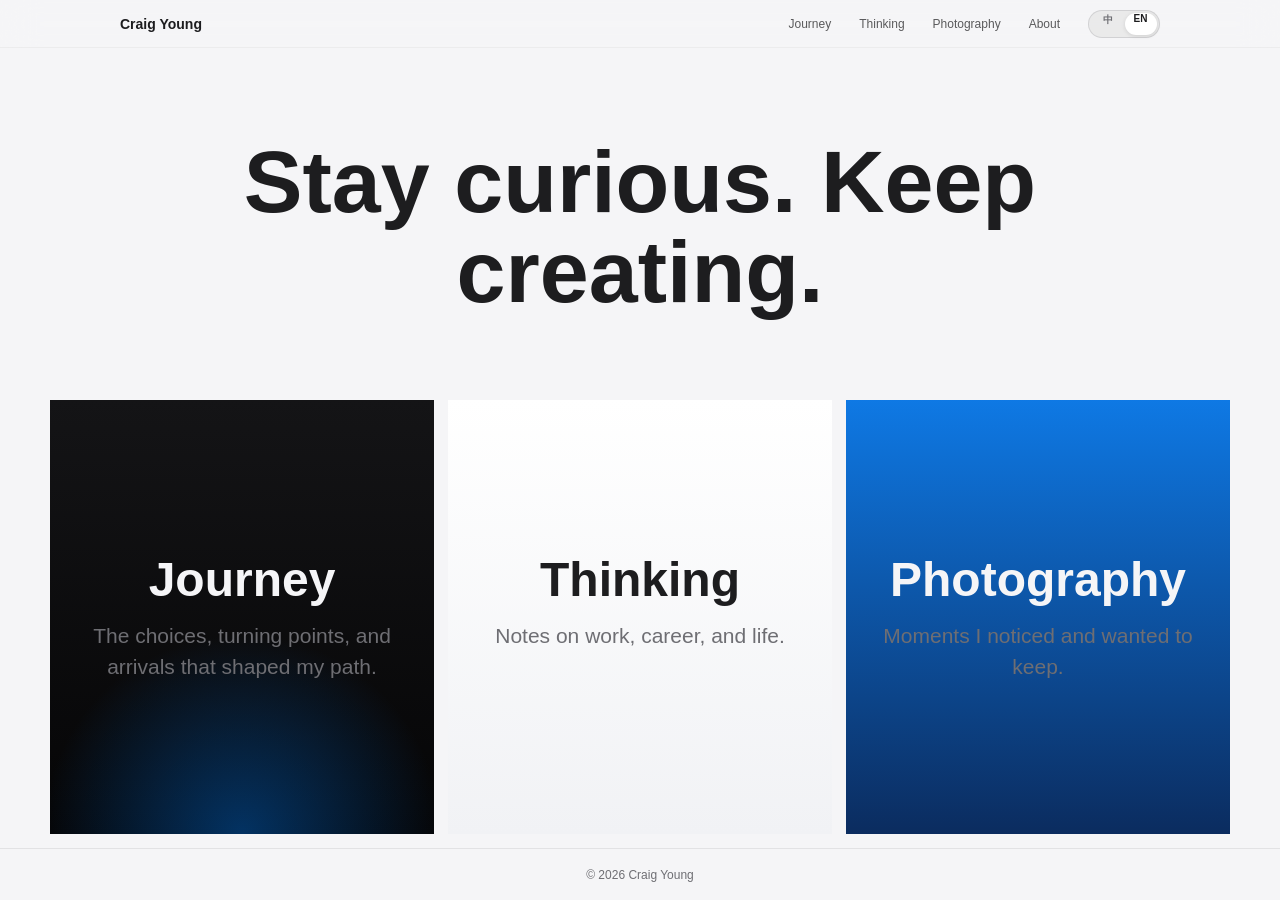
<file: index.html>
<!doctype html>
<html lang="zh-CN">
  <head>
    <meta charset="utf-8">
    <meta name="viewport" content="width=device-width, initial-scale=1">
    <title>读读说明书</title>
    <link rel="icon" type="image/png" href="assets/favicon.png">
    <link rel="stylesheet" href="styles.css?v=20260718-7">
    <script src="language.js?v=20260718-7" defer></script>
  </head>
  <body class="home-page">
    <header class="site-header">
      <a class="brand" href="index.html" data-i18n="brandName" data-i18n-aria-label="homeLabel">读读说明书</a>
      <nav class="nav" data-i18n-aria-label="navLabel" aria-label="主导航">
        <a href="experiences.html" data-i18n="navExperiences">旅程</a>
        <a href="thinking.html" data-i18n="navThinking">思考</a>
        <a href="photography.html" data-i18n="navPhotography">摄影</a>
        <a href="about.html" data-i18n="navAbout">关于</a>
        <button class="language-toggle" type="button" data-language-toggle aria-label="切换至英文">
          <span data-language-option="zh">中</span><span data-language-option="en">EN</span>
        </button>
      </nav>
    </header>

    <main id="top" class="home-main">
      <section class="hero quote-hero">
        <h1><span data-i18n="heroQuoteLead">保持好奇，</span><span data-i18n="heroQuoteEnd">持续创造。</span></h1>
      </section>

      <section id="sections" class="product-showcase home-sections">
        <div class="home-section-grid">
          <a class="product-card product-card-dark" href="experiences.html">
            <div class="product-copy">
              <h2 data-i18n="navExperiences">旅程</h2>
              <p data-i18n="experienceCard">记录职业选择，也记录生活中重要的转折与抵达。</p>
            </div>
          </a>

          <a class="product-card product-card-light" href="thinking.html">
            <div class="product-copy">
              <h2 data-i18n="navThinking">思考</h2>
              <p data-i18n="thinkingCard">关于工作、职业，也关于生活。</p>
            </div>
          </a>

          <a class="product-card product-card-blue" href="photography.html">
            <div class="product-copy">
              <h2 data-i18n="navPhotography">摄影</h2>
              <p data-i18n="photographyCard">分享我所看见并想要留下的瞬间。</p>
            </div>
          </a>
        </div>
      </section>

    </main>
    <footer class="site-footer">
      <p data-i18n="footerCopyright">© 2026 读读说明书</p>
    </footer>
  </body>
</html>
</file>
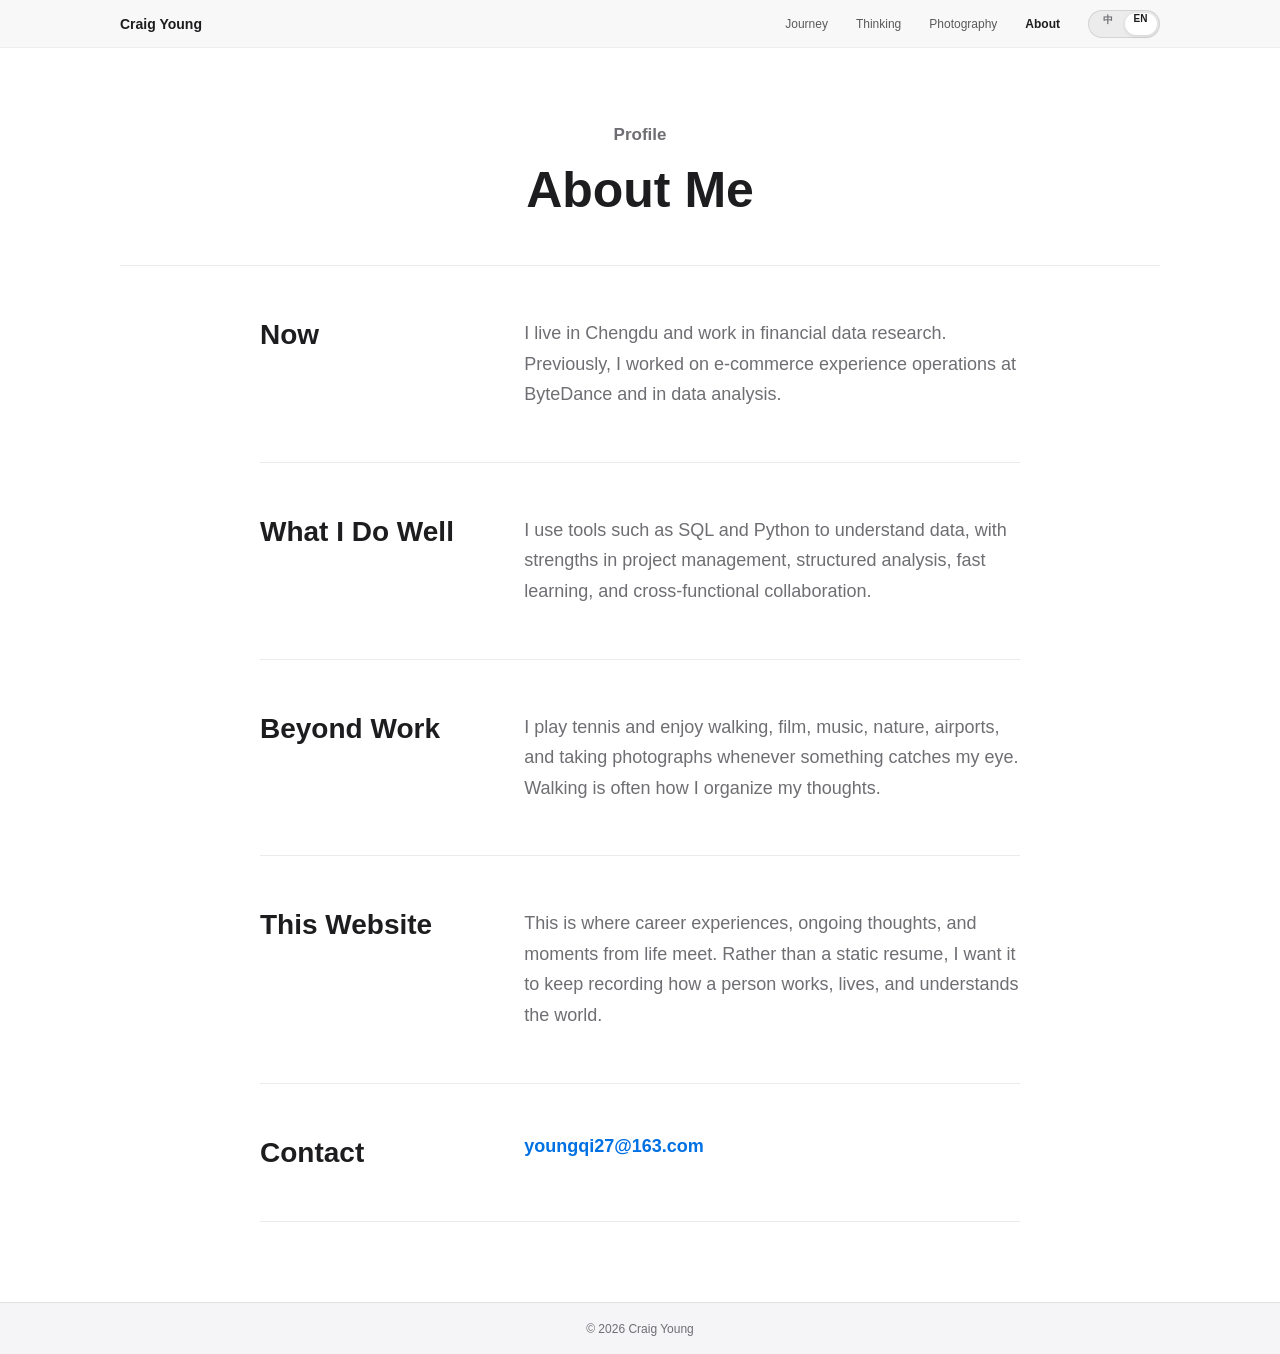
<file: about.html>
<!doctype html>
<html lang="zh-CN">
  <head>
    <meta charset="utf-8">
    <meta name="viewport" content="width=device-width, initial-scale=1">
    <title>读读说明书</title>
    <link rel="icon" type="image/png" href="assets/favicon.png">
    <link rel="stylesheet" href="styles.css?v=20260718-8">
    <script src="language.js?v=20260718-8" defer></script>
  </head>
  <body class="secondary-page about-page">
    <header class="site-header">
      <a class="brand" href="index.html" data-i18n="brandName" data-i18n-aria-label="homeLabel">读读说明书</a>
      <nav class="nav" data-i18n-aria-label="navLabel" aria-label="主导航">
        <a href="experiences.html" data-i18n="navExperiences">旅程</a>
        <a href="thinking.html" data-i18n="navThinking">思考</a>
        <a href="photography.html" data-i18n="navPhotography">摄影</a>
        <a href="about.html" aria-current="page" data-i18n="navAbout">关于</a>
        <button class="language-toggle" type="button" data-language-toggle aria-label="切换至英文">
          <span data-language-option="zh">中</span><span data-language-option="en">EN</span>
        </button>
      </nav>
    </header>

    <main>
      <section class="page-hero about-hero">
        <p class="kicker" data-i18n="aboutKicker">个人档案</p>
        <h1 data-i18n="aboutTitle">关于我</h1>
      </section>

      <div class="about-content">
        <section class="about-section">
          <div>
            <h2 data-i18n="aboutNowTitle">现在</h2>
            <p data-i18n="aboutNowText">目前生活在成都，从事金融数据研究。此前在字节跳动负责电商体验运营，也做过数据分析相关工作。</p>
          </div>
        </section>
        <section class="about-section">
          <div>
            <h2 data-i18n="aboutWorkTitle">擅长的事</h2>
            <p data-i18n="aboutWorkText">使用 SQL、Python 等工具理解数据，也擅长项目管理、结构化分析、快速学习和跨部门协作。</p>
          </div>
        </section>
        <section class="about-section">
          <div>
            <h2 data-i18n="aboutLifeTitle">工作之外</h2>
            <p data-i18n="aboutLifeText">打网球，也喜欢散步、电影、音乐、自然、机场和随时掏出手机拍照。行走通常是我整理思绪的方式。</p>
          </div>
        </section>
        <section class="about-section">
          <div>
            <h2 data-i18n="aboutSiteTitle">这个网站</h2>
            <p data-i18n="aboutSiteText">这里把职业经历、长期思考和生活片段放在一起。比起一份静态简历，我更希望它能持续记录一个人如何工作、如何生活，以及如何理解世界。</p>
          </div>
        </section>
        <section class="about-section about-contact">
          <div>
            <h2 data-i18n="aboutContactTitle">联系</h2>
            <a href="mailto:youngqi27@163.com">youngqi27@163.com</a>
          </div>
        </section>
      </div>
    </main>

    <footer class="site-footer">
      <p data-i18n="footerCopyright">© 2026 读读说明书</p>
    </footer>
  </body>
</html>
</file>
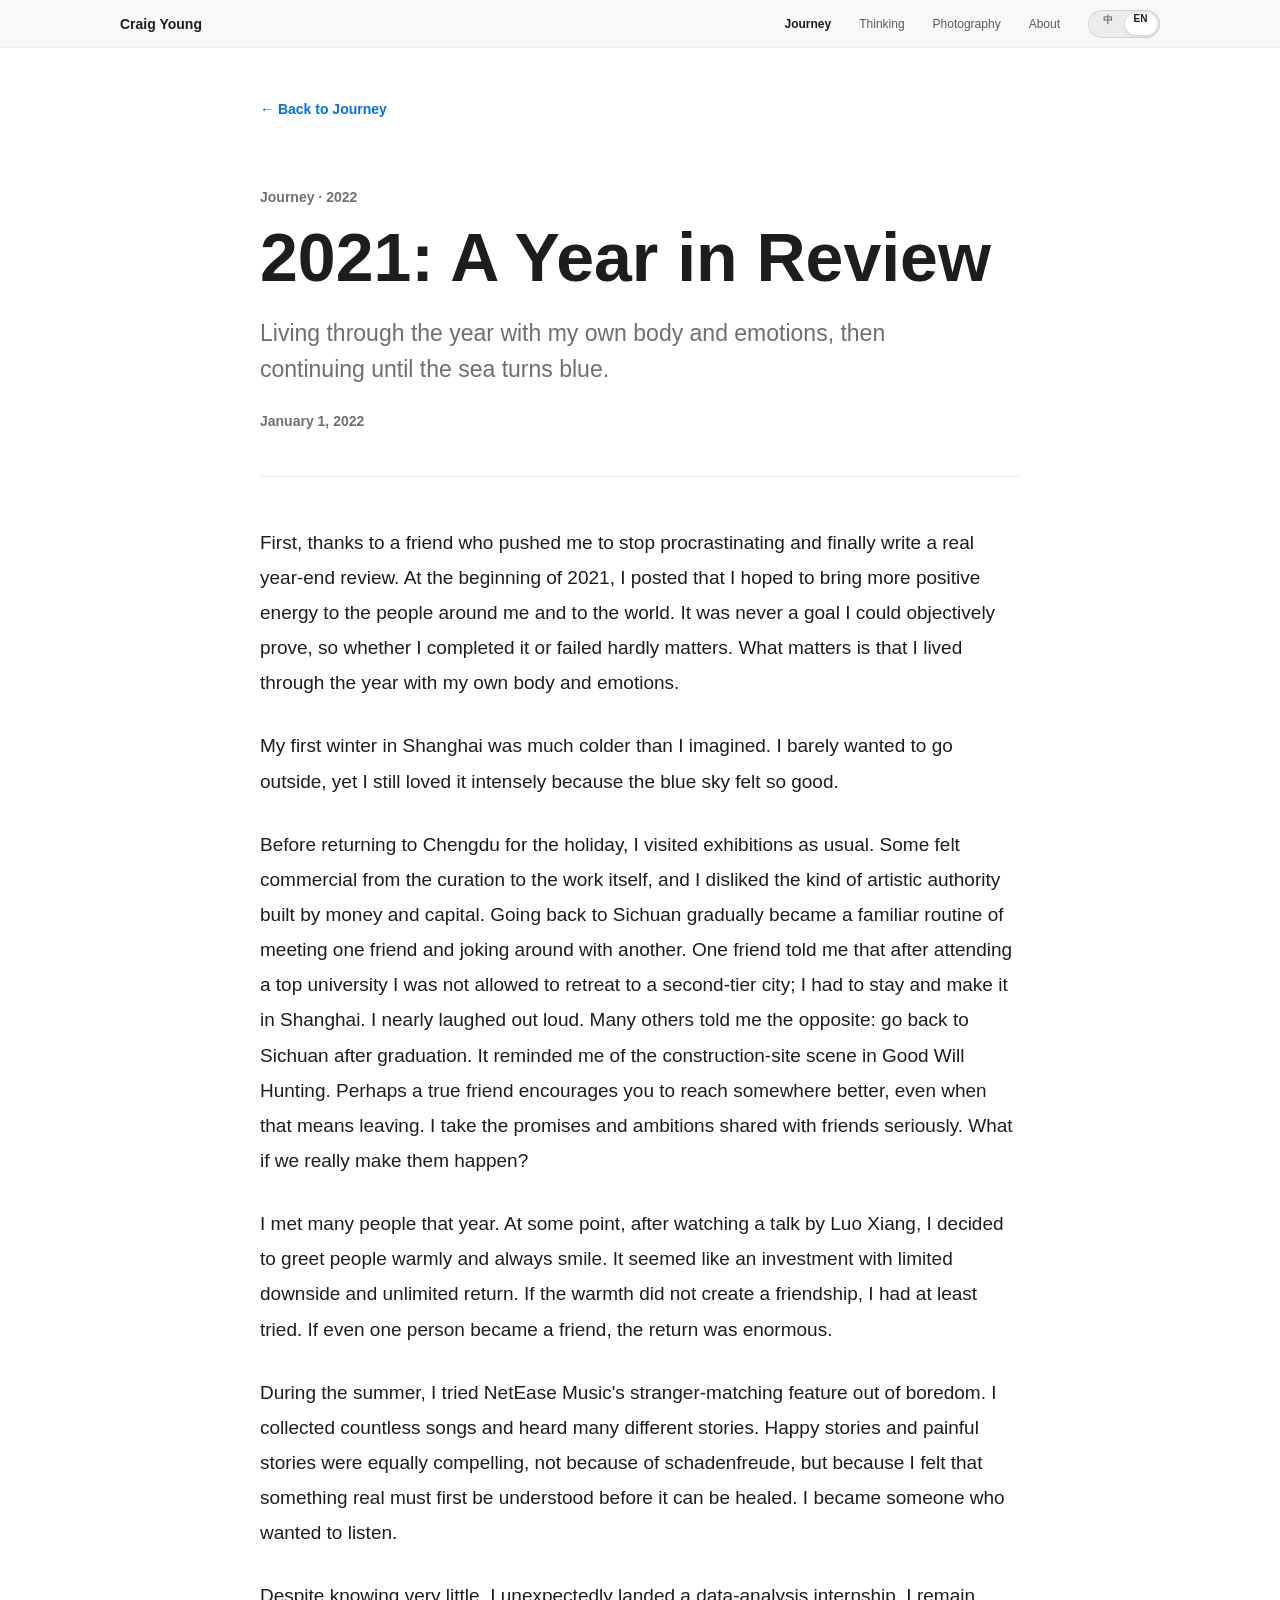
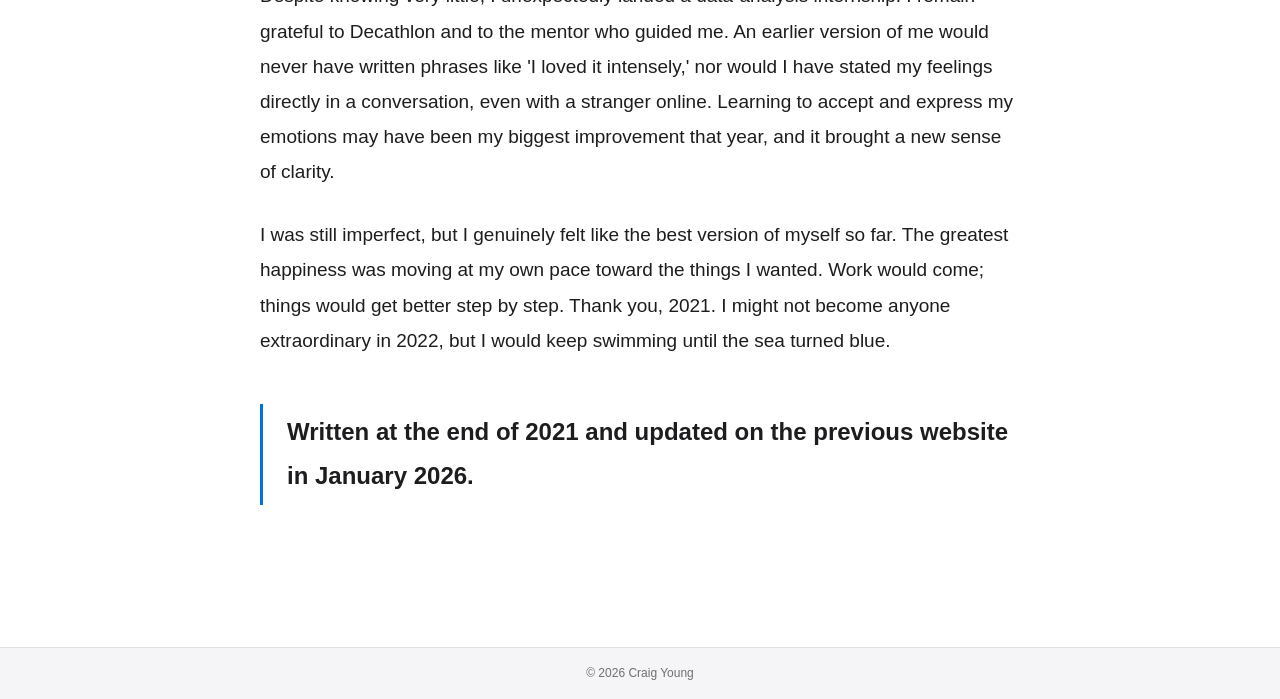
<file: experience-1.html>
<!doctype html>
<html lang="zh-CN">
  <head>
    <meta charset="utf-8">
    <meta name="viewport" content="width=device-width, initial-scale=1">
    <meta http-equiv="refresh" content="0; url=experience-3.html?article=journey-2021-review">
    <title>读读说明书</title>
    <link rel="icon" type="image/png" href="assets/favicon.png">
    <link rel="canonical" href="experience-3.html?article=journey-2021-review">
    <script>location.replace("experience-3.html?article=journey-2021-review");</script>
  </head>
  <body><a href="experience-3.html?article=journey-2021-review">查看文章</a></body>
</html>
</file>
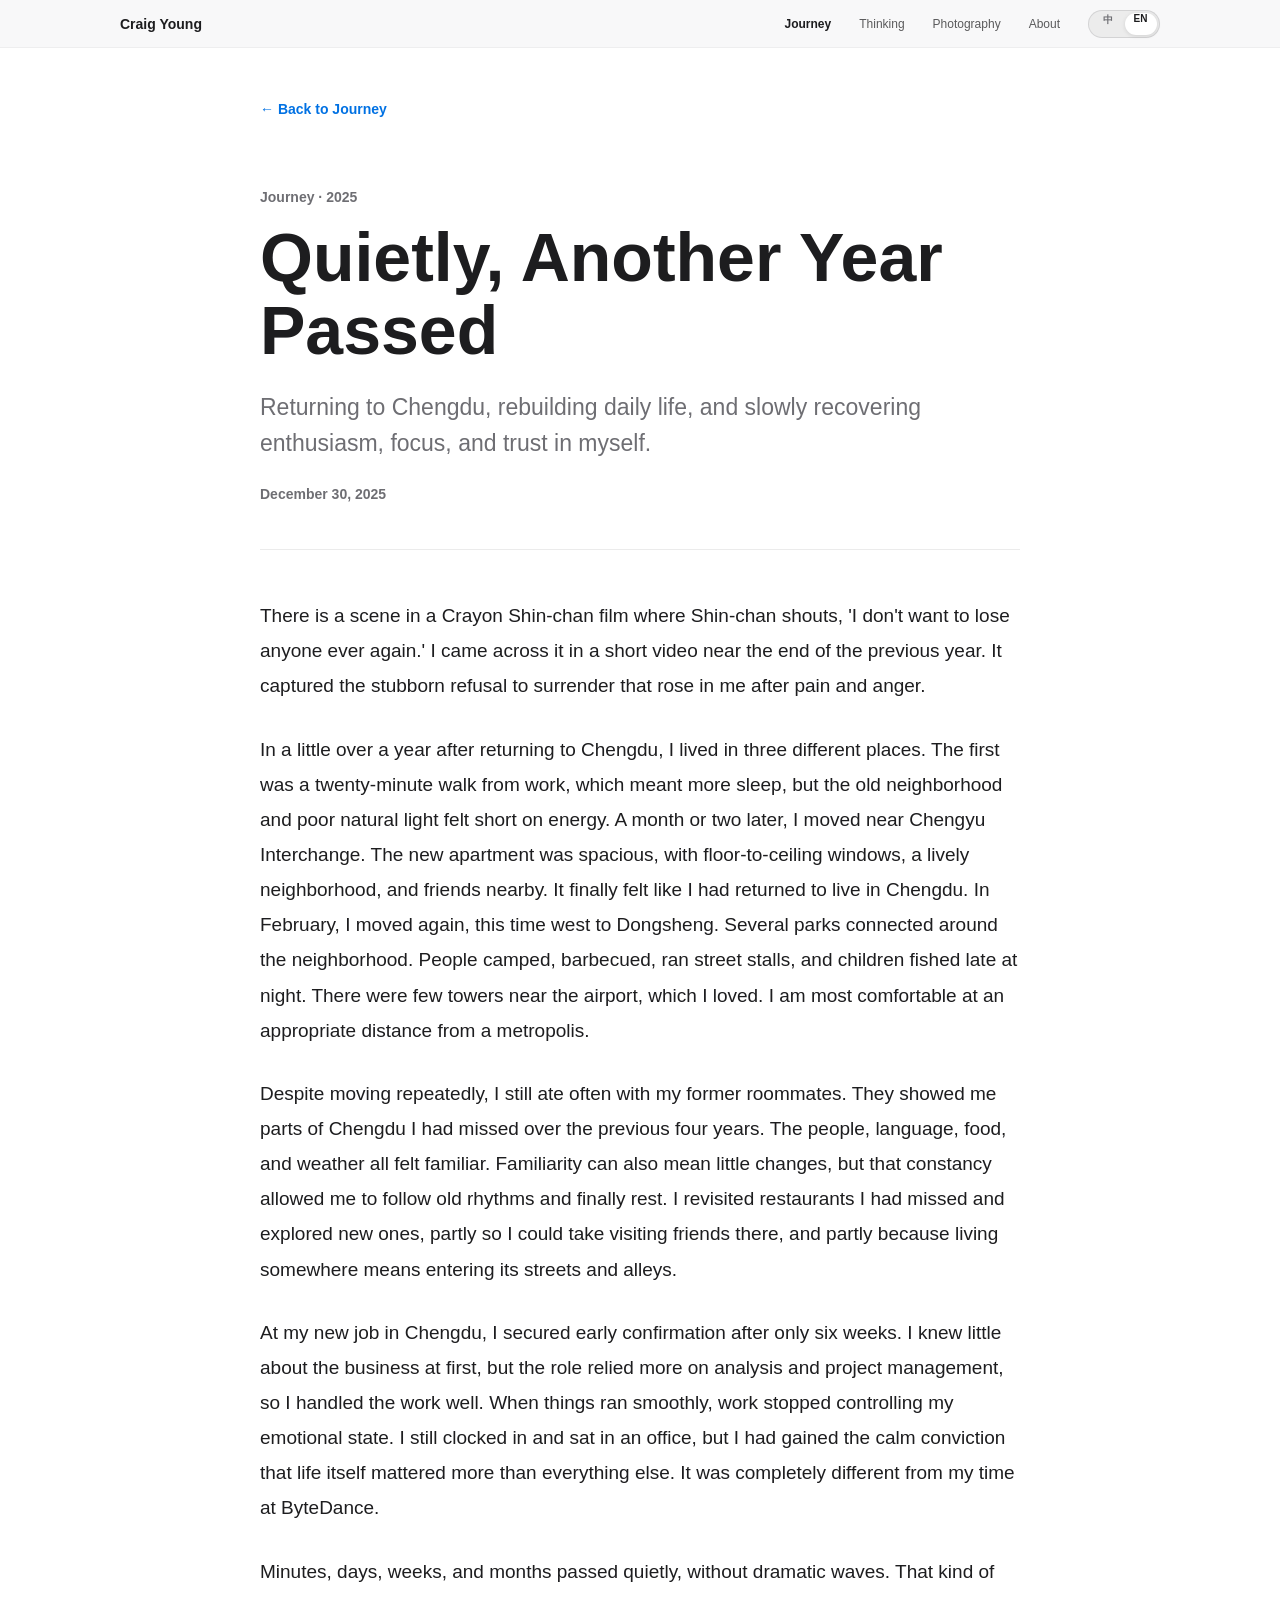
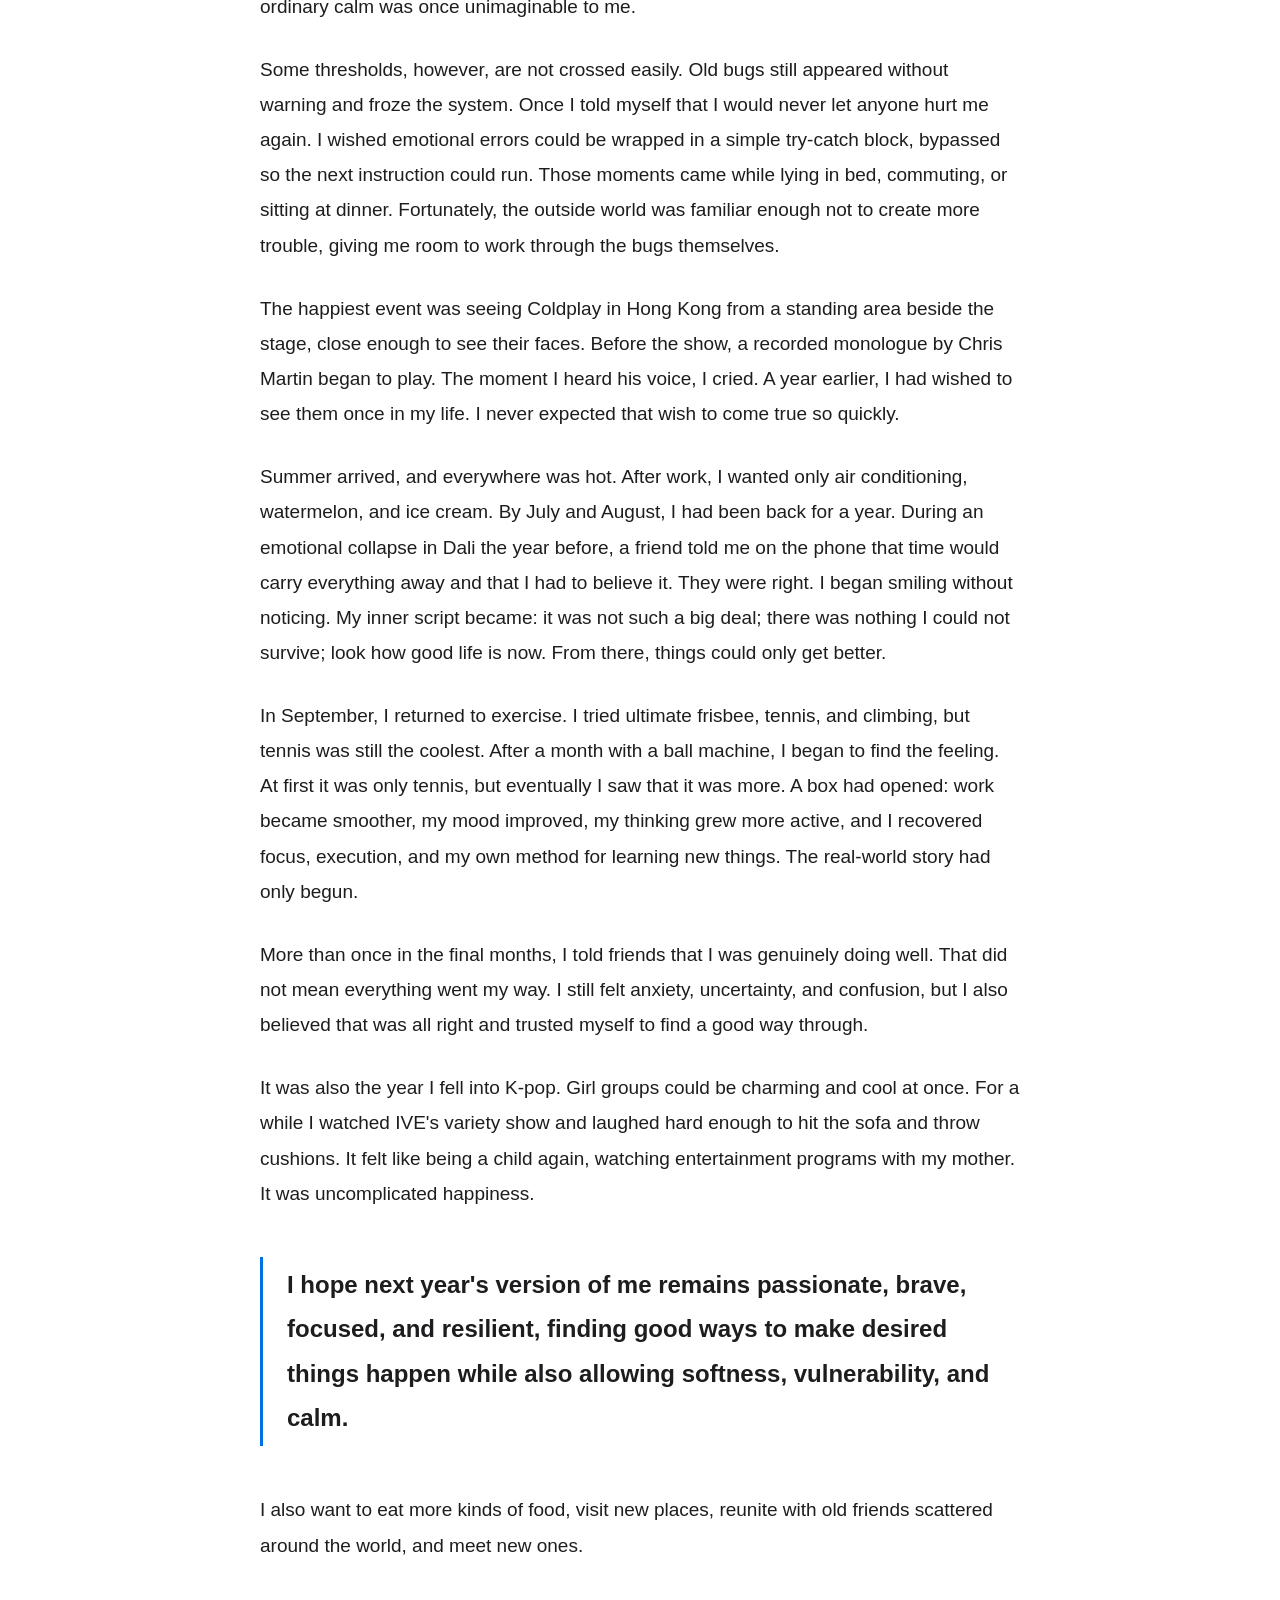
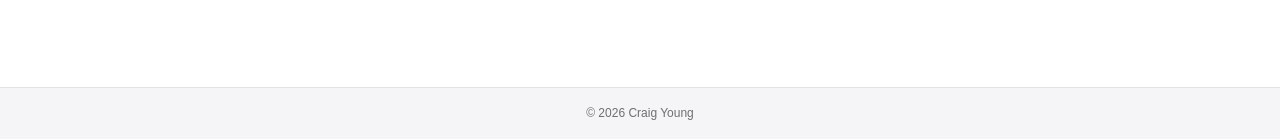
<file: experience-2.html>
<!doctype html>
<html lang="zh-CN">
  <head>
    <meta charset="utf-8">
    <meta name="viewport" content="width=device-width, initial-scale=1">
    <meta http-equiv="refresh" content="0; url=experience-3.html?article=journey-2025-review">
    <title>读读说明书</title>
    <link rel="icon" type="image/png" href="assets/favicon.png">
    <link rel="canonical" href="experience-3.html?article=journey-2025-review">
    <script>location.replace("experience-3.html?article=journey-2025-review");</script>
  </head>
  <body><a href="experience-3.html?article=journey-2025-review">查看文章</a></body>
</html>
</file>
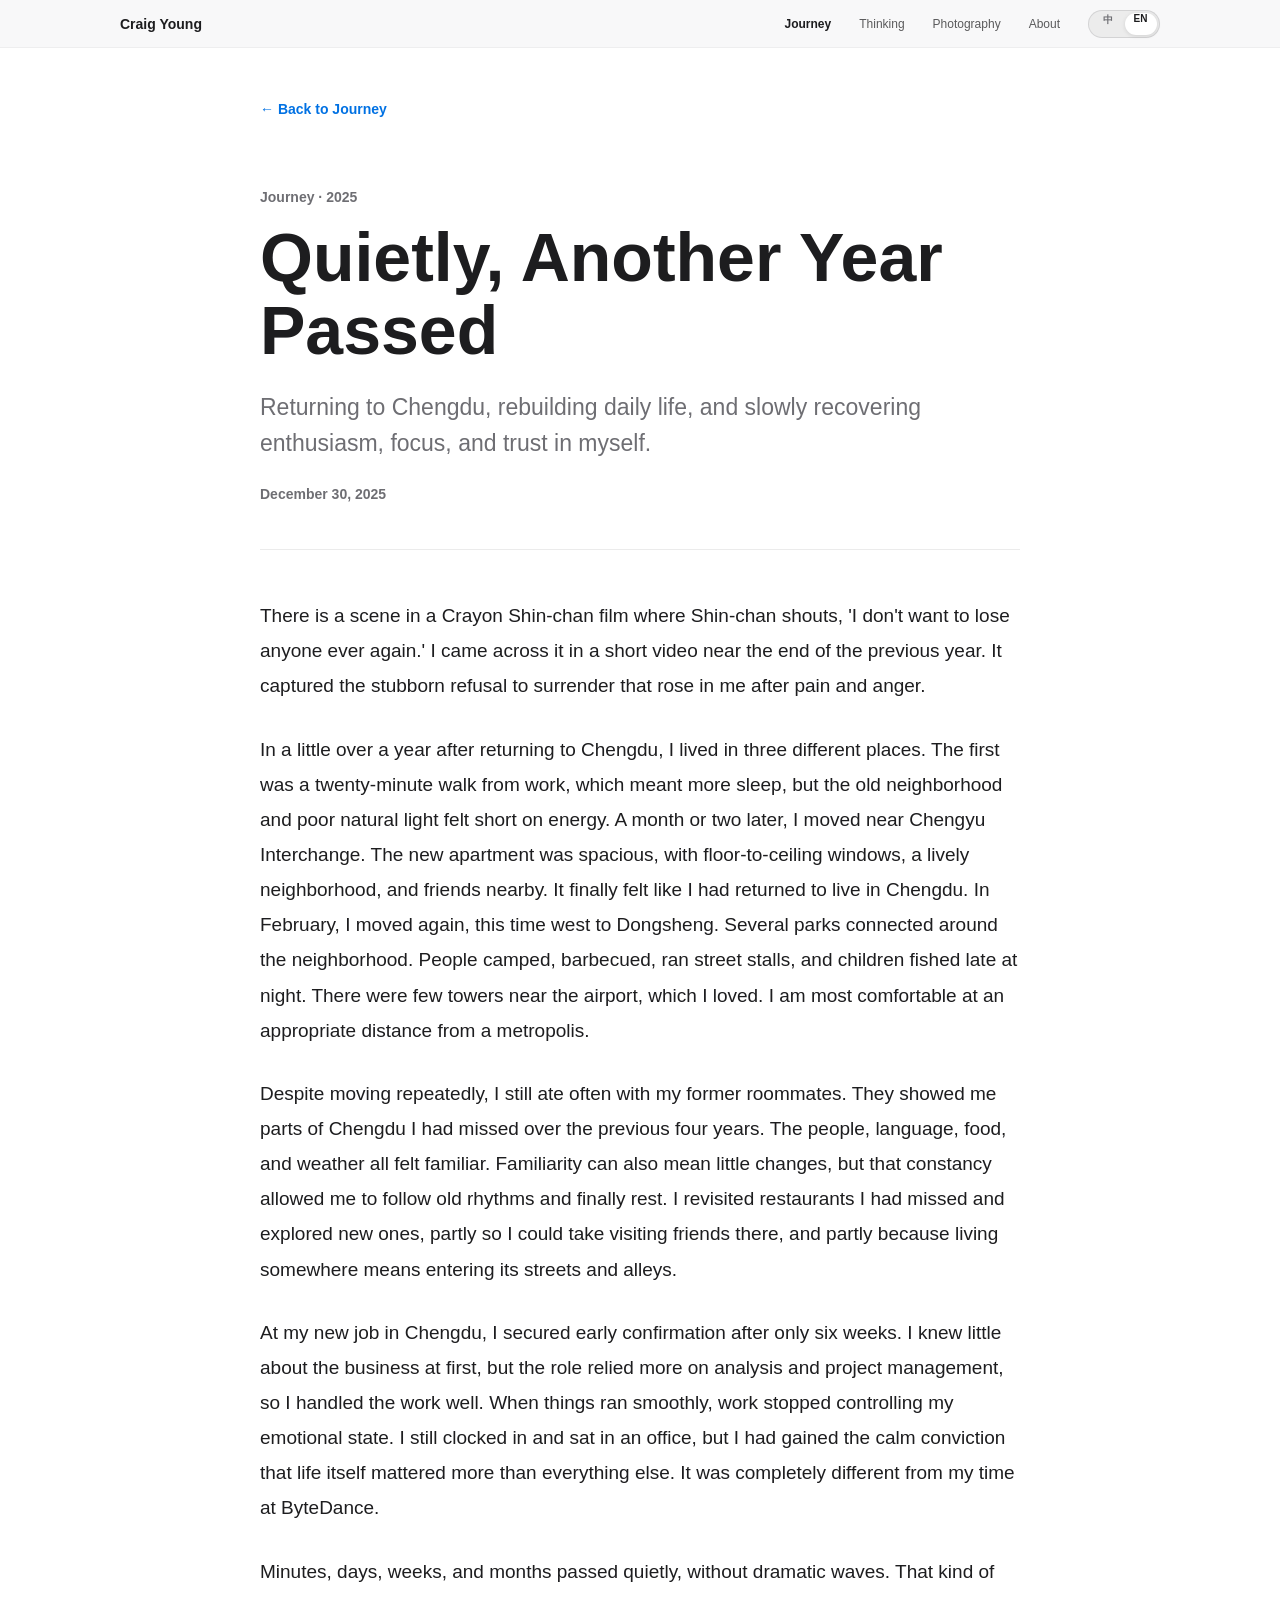
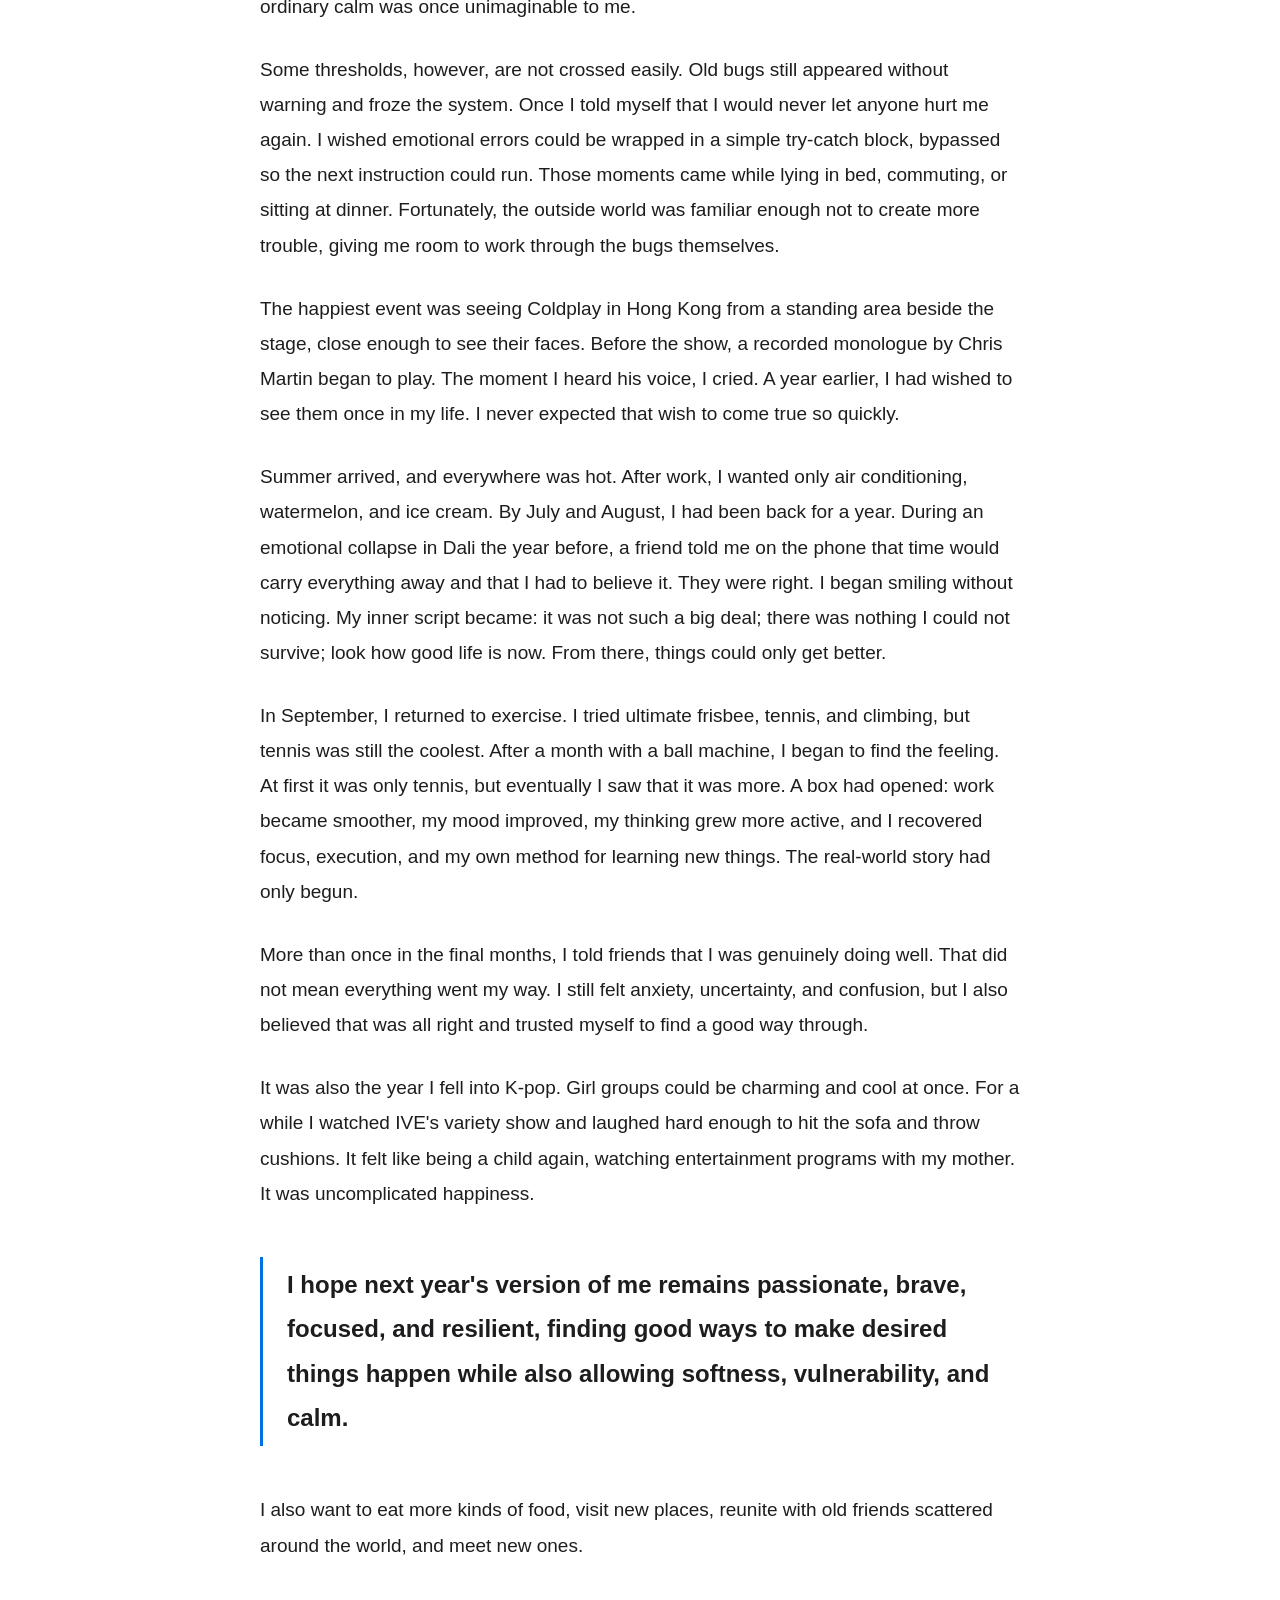
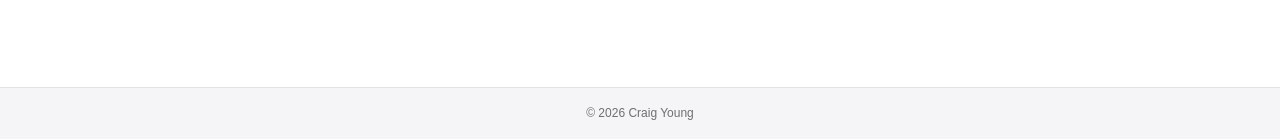
<file: experience-3.html>
<!doctype html>
<html lang="zh-CN">
  <head>
    <meta charset="utf-8">
    <meta name="viewport" content="width=device-width, initial-scale=1">
    <title>读读说明书</title>
    <link rel="icon" type="image/png" href="assets/favicon.png">
    <link rel="stylesheet" href="styles.css?v=20260718-8">
    <script src="language.js?v=20260718-8" defer></script>
    <script src="articles.js?v=20260718-3" defer></script>
  </head>
  <body class="secondary-page article-detail-page">
    <header class="site-header">
      <a class="brand" href="index.html" data-i18n="brandName" data-i18n-aria-label="homeLabel">读读说明书</a>
      <nav class="nav" data-i18n-aria-label="navLabel" aria-label="主导航">
        <a href="experiences.html" data-article-nav="journey" data-i18n="navExperiences">旅程</a>
        <a href="thinking.html" data-article-nav="thinking" data-i18n="navThinking">思考</a>
        <a href="photography.html" data-i18n="navPhotography">摄影</a>
        <a href="about.html" data-i18n="navAbout">关于</a>
        <button class="language-toggle" type="button" data-language-toggle aria-label="切换至英文">
          <span data-language-option="zh">中</span><span data-language-option="en">EN</span>
        </button>
      </nav>
    </header>

    <main>
      <article class="article-reader" data-article-root>
        <header class="article-header">
          <a class="article-back" href="experiences.html" data-article-back>← 返回旅程</a>
          <p class="article-category" data-article-category>旅程 · 2025</p>
          <h1 data-article-title>平静地，又一年过去</h1>
          <p class="article-dek" data-article-dek>回到成都、重新安顿生活，也慢慢找回热情、专注和对自己的信心。</p>
          <time class="article-date" data-article-date datetime="2025-12-30">2025年12月30日</time>
        </header>
        <div class="article-body" data-article-body></div>
      </article>
    </main>

    <footer class="site-footer">
      <p data-i18n="footerCopyright">© 2026 读读说明书</p>
    </footer>
  </body>
</html>
</file>
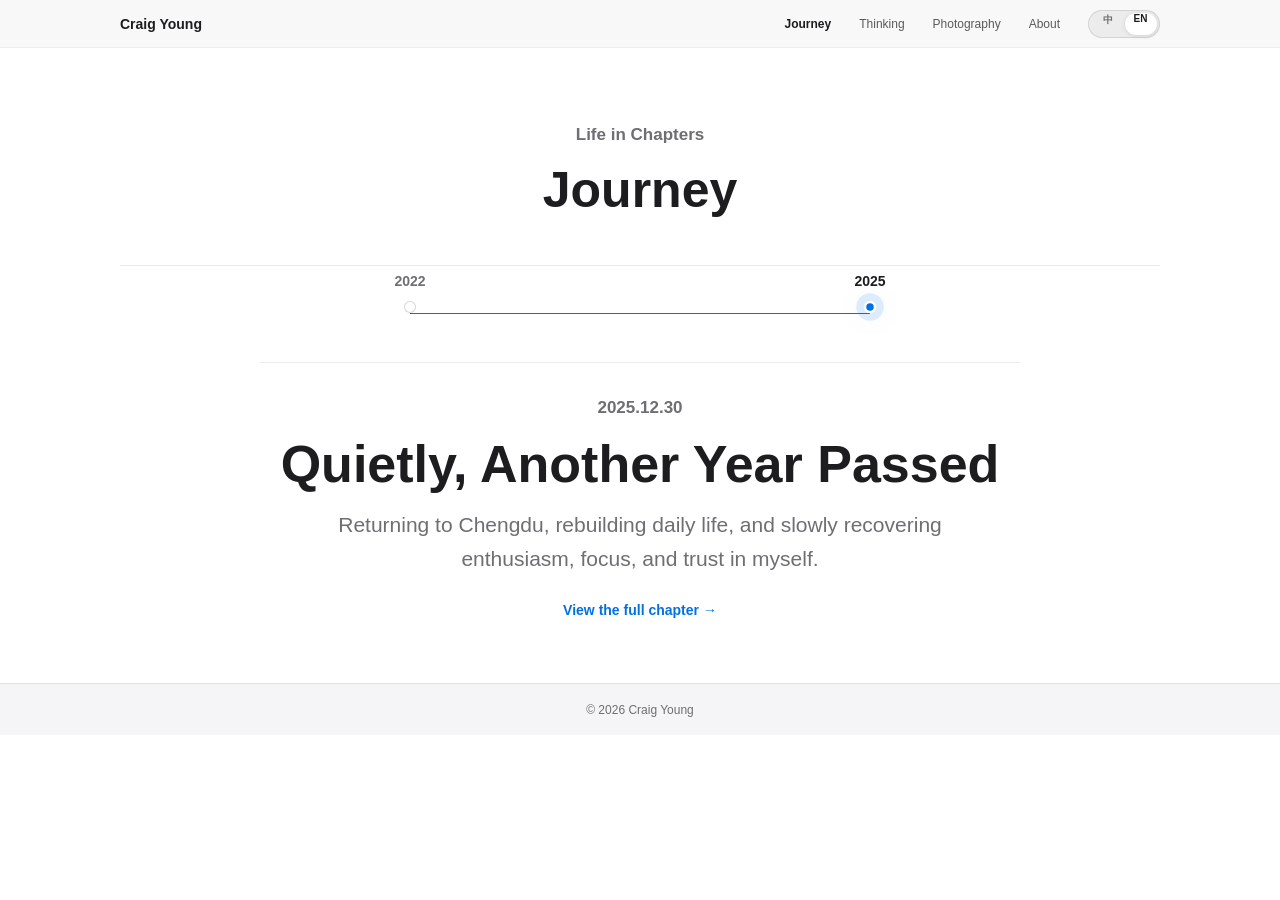
<file: experiences.html>
<!doctype html>
<html lang="zh-CN">
  <head>
    <meta charset="utf-8">
    <meta name="viewport" content="width=device-width, initial-scale=1">
    <title>读读说明书</title>
    <link rel="icon" type="image/png" href="assets/favicon.png">
    <link rel="stylesheet" href="styles.css?v=20260718-8">
    <script src="language.js?v=20260718-8" defer></script>
    <script src="timeline.js?v=20260718-5" defer></script>
  </head>
  <body class="secondary-page experiences-page">
    <header class="site-header">
      <a class="brand" href="index.html" data-i18n="brandName" data-i18n-aria-label="homeLabel">读读说明书</a>
      <nav class="nav" data-i18n-aria-label="navLabel" aria-label="主导航">
        <a href="experiences.html" aria-current="page" data-i18n="navExperiences">旅程</a>
        <a href="thinking.html" data-i18n="navThinking">思考</a>
        <a href="photography.html" data-i18n="navPhotography">摄影</a>
        <a href="about.html" data-i18n="navAbout">关于</a>
        <button class="language-toggle" type="button" data-language-toggle aria-label="切换至英文">
          <span data-language-option="zh">中</span><span data-language-option="en">EN</span>
        </button>
      </nav>
    </header>

    <main>
      <section class="page-hero">
        <p class="kicker" data-i18n="experienceKicker">人生轨迹</p>
        <h1 data-i18n="navExperiences">旅程</h1>
      </section>

      <section class="journey-explorer" data-timeline>
        <div class="timeline-viewport" data-timeline-viewport tabindex="0" data-i18n-aria-label="timelineLabel" aria-label="旅程时间轴">
          <div class="timeline-track" data-timeline-track>
            <span class="timeline-progress" data-timeline-progress aria-hidden="true"></span>
            <button class="timeline-node" type="button" data-timeline-node data-year="2022" data-index="0" aria-pressed="false">
              <span class="timeline-year">2022</span><span class="timeline-dot"></span>
            </button>
            <button class="timeline-node is-selected" type="button" data-timeline-node data-year="2025" data-index="1" aria-pressed="true">
              <span class="timeline-year">2025</span><span class="timeline-dot"></span>
            </button>
          </div>
        </div>

        <div class="journey-panels" aria-live="polite">
          <article class="journey-panel" data-timeline-panel data-index="0" hidden>
            <p class="kicker">2022.01.01</p>
            <h2 data-i18n="journey2021ReviewTitle">2021年终总结</h2>
            <p data-i18n="journey2021ReviewText">用自己的身体和情绪经历这一年，然后继续游到海水变蓝。</p>
            <a href="experience-3.html?article=journey-2021-review" data-i18n="timelineViewDetail">查看完整章节 →</a>
          </article>
          <article class="journey-panel is-active" data-timeline-panel data-index="1">
            <p class="kicker">2025.12.30</p>
            <h2 data-i18n="journey2025ReviewTitle">平静地，又一年过去</h2>
            <p data-i18n="journey2025ReviewText">回到成都、重新安顿生活，也慢慢找回热情、专注和对自己的信心。</p>
            <a href="experience-3.html?article=journey-2025-review" data-i18n="timelineViewDetail">查看完整章节 →</a>
          </article>
        </div>
      </section>
    </main>
    <footer class="site-footer">
      <p data-i18n="footerCopyright">© 2026 读读说明书</p>
    </footer>
  </body>
</html>
</file>
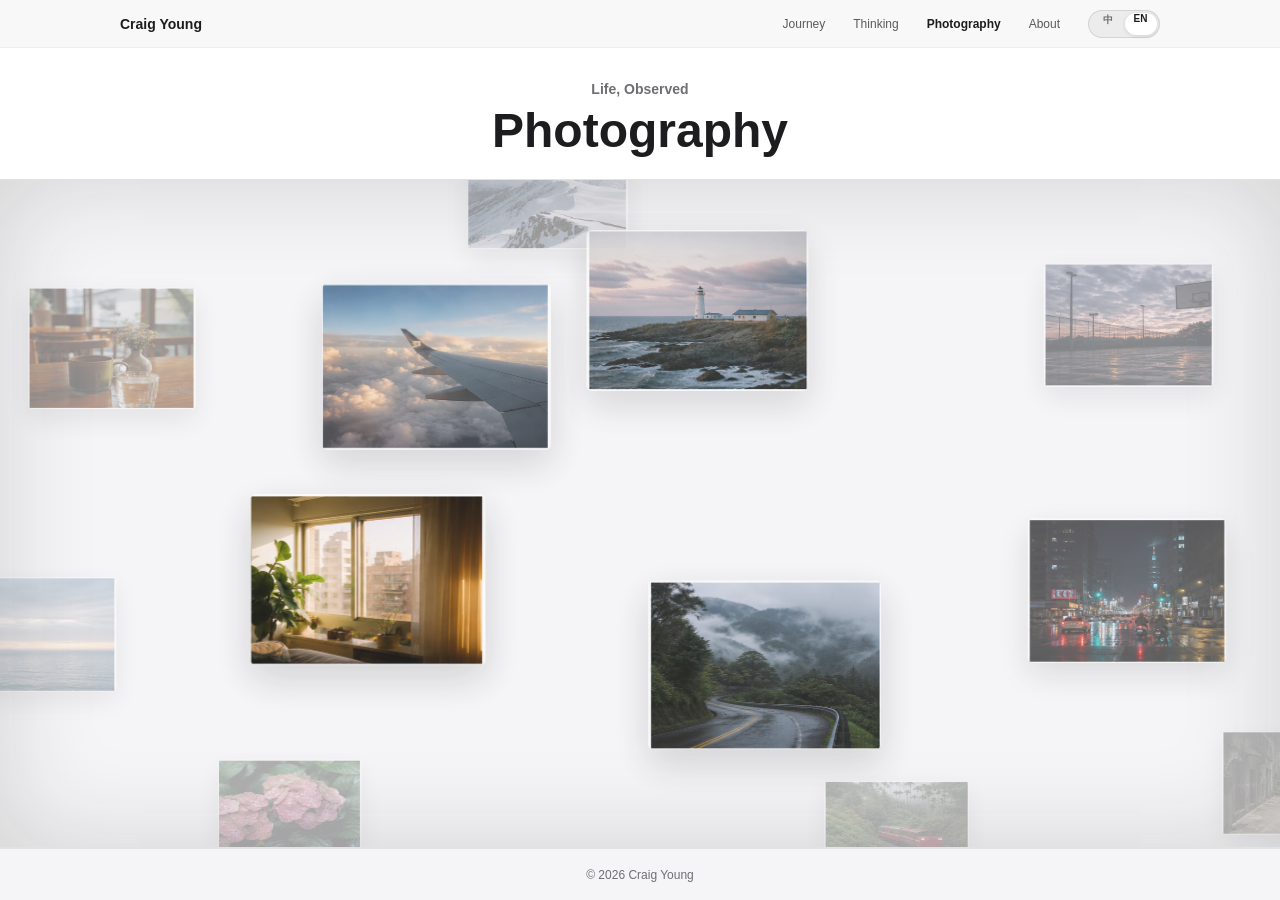
<file: photography.html>
<!doctype html>
<html lang="zh-CN">
  <head>
    <meta charset="utf-8">
    <meta name="viewport" content="width=device-width, initial-scale=1">
    <title>读读说明书</title>
    <link rel="icon" type="image/png" href="assets/favicon.png">
    <link rel="preload" href="assets/photography-demo-atlas.png" as="image">
    <link rel="stylesheet" href="styles.css?v=20260718-7">
    <script src="language.js?v=20260718-7" defer></script>
    <script src="photography.js?v=20260718-1" defer></script>
  </head>
  <body class="secondary-page photography-page">
    <header class="site-header">
      <a class="brand" href="index.html" data-i18n="brandName" data-i18n-aria-label="homeLabel">读读说明书</a>
      <nav class="nav" data-i18n-aria-label="navLabel" aria-label="主导航">
        <a href="experiences.html" data-i18n="navExperiences">旅程</a>
        <a href="thinking.html" data-i18n="navThinking">思考</a>
        <a href="photography.html" aria-current="page" data-i18n="navPhotography">摄影</a>
        <a href="about.html" data-i18n="navAbout">关于</a>
        <button class="language-toggle" type="button" data-language-toggle aria-label="切换至英文">
          <span data-language-option="zh">中</span><span data-language-option="en">EN</span>
        </button>
      </nav>
    </header>

    <main class="photography-main">
      <section class="photography-heading">
        <p class="kicker" data-i18n="lifeKicker">生活记录</p>
        <h1 data-i18n="navPhotography">摄影</h1>
      </section>

      <section class="photo-window" data-photo-window aria-label="照片画布" data-i18n-aria-label="photographyCanvasLabel">
        <div class="photo-canvas" data-photo-canvas></div>
        <div class="photo-window-vignette" aria-hidden="true"></div>
      </section>
    </main>

    <dialog class="photo-dialog" data-photo-dialog>
      <button class="photo-dialog-close" type="button" data-photo-close data-i18n-aria-label="closePhoto" aria-label="关闭照片">×</button>
      <div class="photo-dialog-image" data-photo-dialog-image role="img"></div>
      <div class="photo-dialog-meta">
        <p class="kicker" data-photo-dialog-location></p>
        <p data-photo-dialog-date></p>
      </div>
    </dialog>
    <footer class="site-footer">
      <p data-i18n="footerCopyright">© 2026 读读说明书</p>
    </footer>
  </body>
</html>
</file>
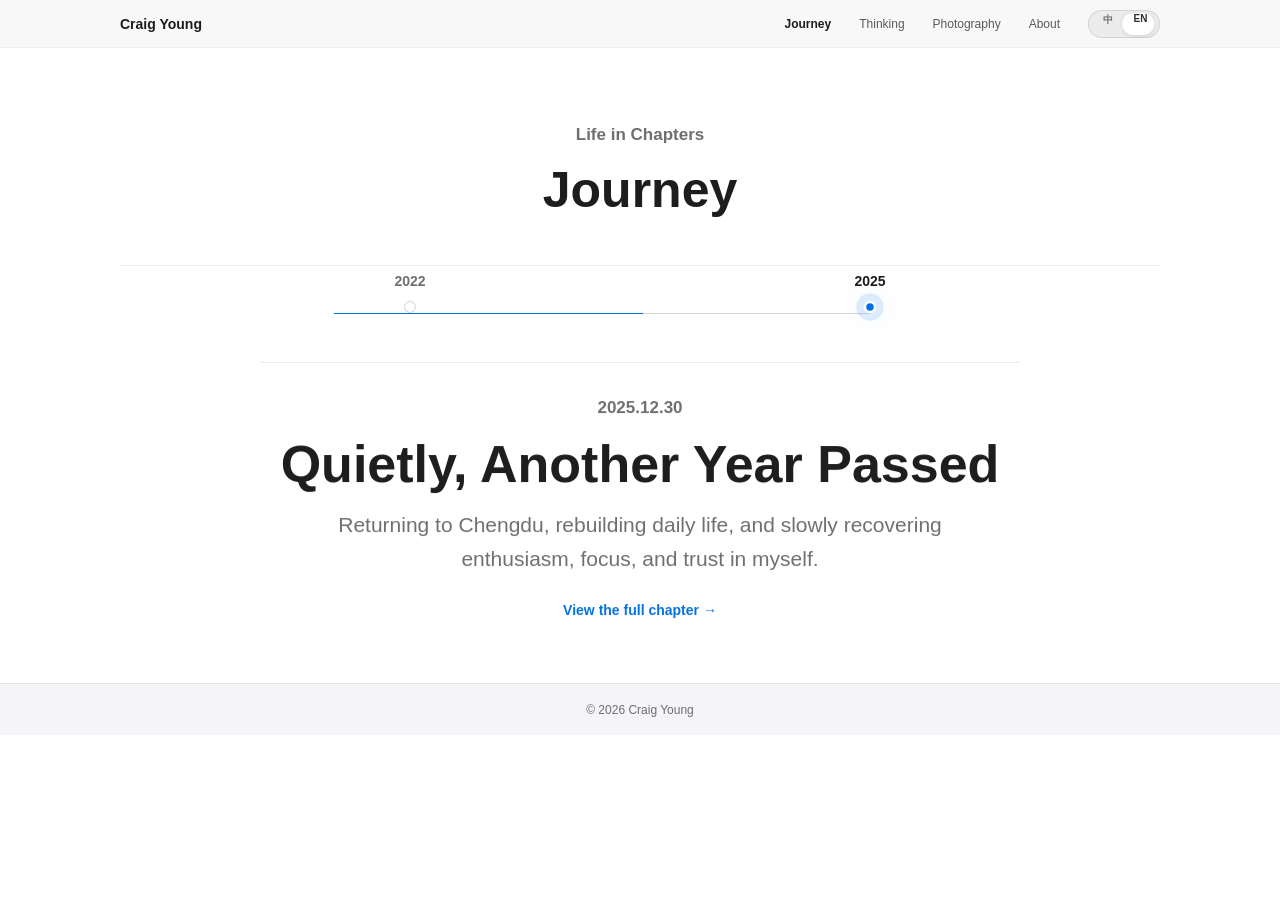
<file: structure.html>
<!doctype html>
<html lang="zh-CN">
  <head>
    <meta charset="utf-8">
    <meta name="viewport" content="width=device-width, initial-scale=1">
    <meta http-equiv="refresh" content="0; url=experiences.html">
    <link rel="icon" type="image/png" href="assets/favicon.png">
    <link rel="canonical" href="experiences.html">
    <title>读读说明书</title>
  </head>
  <body>
    <p><a href="experiences.html">前往经历页</a></p>
  </body>
</html>
</file>
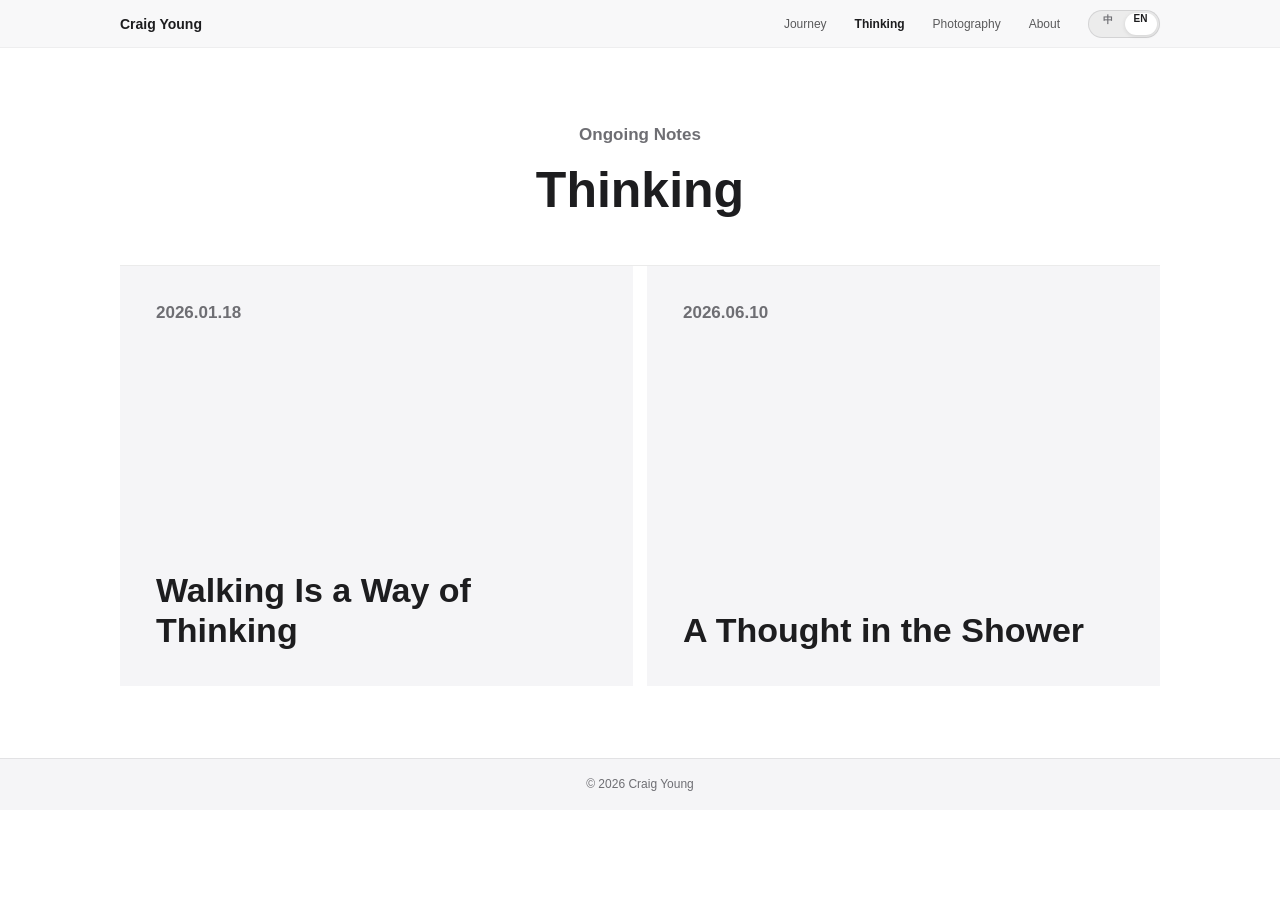
<file: thinking.html>
<!doctype html>
<html lang="zh-CN">
  <head>
    <meta charset="utf-8">
    <meta name="viewport" content="width=device-width, initial-scale=1">
    <title>读读说明书</title>
    <link rel="icon" type="image/png" href="assets/favicon.png">
    <link rel="stylesheet" href="styles.css?v=20260718-8">
    <script src="language.js?v=20260718-8" defer></script>
  </head>
  <body class="secondary-page thinking-page">
    <header class="site-header">
      <a class="brand" href="index.html" data-i18n="brandName" data-i18n-aria-label="homeLabel">读读说明书</a>
      <nav class="nav" data-i18n-aria-label="navLabel" aria-label="主导航">
        <a href="experiences.html" data-i18n="navExperiences">旅程</a>
        <a href="thinking.html" aria-current="page" data-i18n="navThinking">思考</a>
        <a href="photography.html" data-i18n="navPhotography">摄影</a>
        <a href="about.html" data-i18n="navAbout">关于</a>
        <button class="language-toggle" type="button" data-language-toggle aria-label="切换至英文">
          <span data-language-option="zh">中</span><span data-language-option="en">EN</span>
        </button>
      </nav>
    </header>

    <main>
      <section class="page-hero">
        <p class="kicker" data-i18n="thinkingKicker">持续沉淀</p>
        <h1 data-i18n="navThinking">思考</h1>
      </section>

      <section class="note-board">
        <a class="note-link" href="experience-3.html?article=thinking-walking">
          <article>
            <p class="kicker">2026.01.18</p>
            <h2 data-i18n="thinkingWalkingTitle">行走是一种思考方式</h2>
          </article>
        </a>
        <a class="note-link" href="experience-3.html?article=thinking-desire">
          <article>
            <p class="kicker">2026.06.10</p>
            <h2 data-i18n="thinkingDesireTitle">洗澡时的随想</h2>
          </article>
        </a>
      </section>
    </main>
    <footer class="site-footer">
      <p data-i18n="footerCopyright">© 2026 读读说明书</p>
    </footer>
  </body>
</html>
</file>
<file: styles.css>
:root {
  color-scheme: light;
  --ink: #1d1d1f;
  --muted: #6e6e73;
  --subtle: #f5f5f7;
  --line: rgba(0, 0, 0, 0.08);
  --blue: #0071e3;
  --deep: #08080a;
  --card: #ffffff;
}

* {
  box-sizing: border-box;
}

html {
  scroll-behavior: smooth;
}

body {
  margin: 0;
  color: var(--ink);
  background: var(--subtle);
  font-family: -apple-system, BlinkMacSystemFont, "SF Pro Display", "SF Pro Text", "Segoe UI", sans-serif;
  text-rendering: optimizeLegibility;
}

.home-page {
  display: grid;
  grid-template-rows: 48px minmax(0, 1fr) 52px;
  min-height: 100svh;
}

.home-page .site-header {
  position: relative;
}

.home-main {
  display: grid;
  grid-template-rows: 44% 56%;
  min-height: 0;
}

a {
  color: inherit;
  text-decoration: none;
}

.site-header {
  position: sticky;
  top: 0;
  z-index: 10;
  display: flex;
  align-items: center;
  justify-content: space-between;
  height: 48px;
  padding: 0 max(22px, calc((100vw - 1040px) / 2));
  border-bottom: 1px solid rgba(0, 0, 0, 0.04);
  background: rgba(245, 245, 247, 0.72);
  backdrop-filter: saturate(180%) blur(18px);
}

.brand {
  font-size: 14px;
  font-weight: 600;
}

.nav {
  display: flex;
  align-items: center;
  gap: 28px;
  color: rgba(29, 29, 31, 0.72);
  font-size: 12px;
}

.nav a:hover {
  color: var(--ink);
}

.nav a[aria-current="page"] {
  color: var(--ink);
  font-weight: 600;
}

.language-toggle {
  position: relative;
  display: grid;
  grid-template-columns: repeat(2, 1fr);
  width: 72px;
  min-width: 72px;
  height: 28px;
  padding: 2px;
  border: 1px solid rgba(0, 0, 0, 0.1);
  border-radius: 999px;
  color: var(--muted);
  background: rgba(0, 0, 0, 0.05);
  font: inherit;
  font-size: 10px;
  font-weight: 600;
  cursor: pointer;
}

.language-toggle::before {
  position: absolute;
  top: 2px;
  left: 2px;
  width: 32px;
  height: 22px;
  border-radius: 999px;
  background: #fff;
  box-shadow: 0 1px 4px rgba(0, 0, 0, 0.12);
  content: "";
  transition: transform 180ms ease;
}

.language-toggle[data-language="en"]::before {
  transform: translateX(34px);
}

.language-toggle span {
  position: relative;
  z-index: 1;
  display: grid;
  place-items: center;
  transition: color 180ms ease;
}

.language-toggle[data-language="zh"] [data-language-option="zh"],
.language-toggle[data-language="en"] [data-language-option="en"] {
  color: var(--ink);
}

.language-toggle:focus-visible {
  outline: 2px solid var(--blue);
  outline-offset: 2px;
}

.hero {
  display: grid;
  place-items: center;
  min-height: 78svh;
  padding: 112px 22px 84px;
  text-align: center;
}

.quote-hero {
  min-height: 72svh;
}

.home-page .quote-hero {
  min-height: 0;
  height: 100%;
  padding: 28px 22px 22px;
}

.quote-hero h1 {
  max-width: 920px;
  margin-bottom: 0;
  font-size: clamp(52px, 7vw, 88px);
}

.page-hero {
  width: min(1040px, calc(100% - 44px));
  margin: 0 auto;
  padding: 76px 0 34px;
  text-align: left;
}

.kicker {
  margin: 0 0 16px;
  color: var(--muted);
  font-size: 17px;
  font-weight: 600;
  line-height: 1.35;
}

h1,
h2,
h3,
p {
  margin-top: 0;
}

h1 {
  max-width: 980px;
  margin-bottom: 24px;
  font-size: clamp(48px, 8vw, 96px);
  font-weight: 700;
  line-height: 1.02;
  letter-spacing: 0;
}

.page-hero h1 {
  margin-bottom: 14px;
  font-size: clamp(34px, 4.5vw, 50px);
  line-height: 1.08;
}

.hero-text {
  max-width: 720px;
  margin: 0 auto;
  color: var(--muted);
  font-size: clamp(21px, 3vw, 28px);
  font-weight: 500;
  line-height: 1.45;
}

.page-hero .hero-text {
  max-width: 680px;
  margin: 0;
  font-size: clamp(17px, 2vw, 20px);
  line-height: 1.5;
}

.statement {
  display: grid;
  place-items: center;
  padding: 38px 22px 110px;
}

.statement p {
  max-width: 860px;
  margin: 0;
  color: var(--ink);
  font-size: clamp(28px, 5vw, 56px);
  font-weight: 650;
  line-height: 1.12;
  letter-spacing: 0;
  text-align: center;
}

.product-showcase {
  width: min(1180px, calc(100% - 28px));
  margin: 0 auto;
  padding-bottom: 14px;
}

.home-sections {
  height: 100%;
  padding-bottom: 14px;
}

.home-section-grid {
  display: grid;
  grid-template-columns: repeat(3, minmax(0, 1fr));
  gap: 14px;
  height: 100%;
}

.home-section-grid .product-card {
  min-height: 0;
  height: 100%;
  margin-bottom: 0;
}

.home-section-grid .product-copy {
  align-self: center;
  padding: 28px;
}

.home-section-grid .product-copy h2 {
  display: grid;
  place-items: end center;
  min-height: 1.15em;
  font-size: clamp(32px, 4vw, 48px);
}

.home-section-grid .product-copy p:not(.kicker) {
  display: grid;
  place-items: start center;
  min-height: 3em;
  font-size: clamp(17px, 1.7vw, 21px);
}

.product-card {
  position: relative;
  overflow: hidden;
  display: grid;
  min-height: 620px;
  margin-bottom: 14px;
  border-radius: 0;
  background: var(--card);
}

a.product-card {
  transition: transform 180ms ease, filter 180ms ease;
}

a.product-card:hover {
  transform: translateY(-2px);
  filter: brightness(0.98);
}

.product-card-dark {
  color: #f5f5f7;
  background:
    radial-gradient(circle at 50% 100%, rgba(0, 113, 227, 0.42), transparent 42%),
    linear-gradient(180deg, #141416, #050506);
}

.product-card-dark .kicker,
.product-card-dark p {
  color: rgba(245, 245, 247, 0.74);
}

.product-copy {
  position: relative;
  z-index: 2;
  max-width: 720px;
  margin: 0 auto;
  padding: 74px 28px;
  text-align: center;
}

.product-copy h2,
.story-section h2,
.notes-section h2 {
  margin-bottom: 16px;
  font-size: clamp(42px, 7vw, 76px);
  font-weight: 700;
  line-height: 1.04;
  letter-spacing: 0;
}

.product-copy p:not(.kicker),
.notes-section > p {
  margin-bottom: 0;
  color: var(--muted);
  font-size: clamp(20px, 2.5vw, 26px);
  font-weight: 500;
  line-height: 1.45;
}

.product-visual {
  position: absolute;
  inset: auto 0 58px;
  display: grid;
  place-items: center;
  height: 260px;
}

.product-visual span {
  position: absolute;
  width: min(72vw, 720px);
  height: 160px;
  border: 1px solid rgba(255, 255, 255, 0.16);
  border-radius: 999px;
  transform: rotate(var(--rotate));
}

.product-visual span:nth-child(1) {
  --rotate: 0deg;
}

.product-visual span:nth-child(2) {
  --rotate: 9deg;
  width: min(68vw, 640px);
}

.product-visual span:nth-child(3) {
  --rotate: -9deg;
  width: min(64vw, 580px);
}

.product-grid {
  display: grid;
  grid-template-columns: repeat(2, minmax(0, 1fr));
  gap: 14px;
}

.product-grid .product-card {
  min-height: 560px;
  margin-bottom: 0;
}

.product-card-wide {
  min-height: 460px;
}

.product-card-light {
  background:
    linear-gradient(180deg, #ffffff, #f1f2f5);
}

.product-card-blue {
  color: #f5f5f7;
  background:
    linear-gradient(180deg, rgba(0, 113, 227, 0.94), #0b2c5f);
}

.product-card-blue .kicker,
.product-card-blue p {
  color: rgba(245, 245, 247, 0.78);
}

.story-section {
  width: min(1040px, calc(100% - 44px));
  margin: 0 auto;
  padding: 128px 0 116px;
  text-align: center;
}

.story-section h2 {
  max-width: 760px;
  margin-right: auto;
  margin-left: auto;
}

.story-list {
  display: grid;
  grid-template-columns: repeat(5, minmax(0, 1fr));
  gap: 1px;
  margin-top: 52px;
  overflow: hidden;
  border: 1px solid var(--line);
  background: var(--line);
}

.story-list article {
  min-height: 260px;
  padding: 28px 20px;
  background: #fff;
  text-align: left;
}

.story-list span {
  display: block;
  margin-bottom: 82px;
  color: var(--blue);
  font-size: 13px;
  font-weight: 700;
}

.story-list h3 {
  margin-bottom: 10px;
  font-size: 24px;
  line-height: 1.12;
}

.story-list p {
  margin: 0;
  color: var(--muted);
  font-size: 15px;
  line-height: 1.5;
}

.notes-section {
  display: grid;
  grid-template-columns: 0.95fr 1fr;
  align-items: end;
  gap: 48px;
  width: min(1040px, calc(100% - 44px));
  margin: 0 auto 14px;
  padding: 82px 56px;
  background: #fff;
}

.secondary-page {
  background: #fff;
}

.secondary-page .page-hero {
  border-bottom: 1px solid var(--line);
}

.experiences-page .page-hero,
.thinking-page .page-hero,
.detail-page .page-hero {
  display: grid;
  justify-items: center;
  text-align: center;
}

.experiences-page .page-hero .hero-text,
.detail-page .page-hero .hero-text {
  margin-right: auto;
  margin-left: auto;
}

.notes-section h2 {
  margin-bottom: 0;
}

.case-board,
.note-board {
  width: min(1040px, calc(100% - 44px));
  margin: 0 auto 14px;
}

.thinking-page .note-board {
  grid-template-columns: repeat(2, minmax(0, 1fr));
}

.secondary-page .case-board,
.secondary-page .note-board,
.secondary-page .page-story {
  margin-bottom: 72px;
}

.secondary-page .case-board {
  margin-bottom: 0;
}

.experiences-page .case-board {
  width: min(760px, calc(100% - 44px));
}

.secondary-page .note-board article {
  background: var(--subtle);
}

.photography-main {
  display: grid;
  grid-template-rows: auto minmax(520px, 1fr);
  min-height: calc(100svh - 100px);
}

.photography-heading {
  display: grid;
  justify-items: center;
  padding: 32px 22px 24px;
  text-align: center;
}

.photography-heading .kicker {
  margin-bottom: 8px;
  font-size: 14px;
}

.photography-heading h1 {
  margin: 0;
  font-size: clamp(36px, 4vw, 48px);
  line-height: 1;
}

.photo-window {
  position: relative;
  min-height: 520px;
  overflow: hidden;
  border-top: 1px solid var(--line);
  border-bottom: 1px solid var(--line);
  background: #f5f5f7;
  cursor: grab;
  touch-action: none;
}

.photo-window.is-dragging {
  cursor: grabbing;
}

.photo-canvas {
  position: absolute;
  inset: 0;
}

.photo-window-vignette {
  position: absolute;
  inset: 0;
  z-index: 120;
  box-shadow: inset 0 0 100px rgba(29, 29, 31, 0.16);
  pointer-events: none;
}

.photo-tile {
  position: absolute;
  top: 0;
  left: 0;
  width: clamp(150px, 18vw, 260px);
  aspect-ratio: 1.38;
  padding: 0;
  overflow: hidden;
  border: 0;
  border-radius: 6px;
  background-color: #d9d9de;
  background-image: url("assets/photography-demo-atlas.png");
  background-position: var(--atlas-x) var(--atlas-y);
  background-size: 400% 300%;
  box-shadow: 0 14px 38px rgba(29, 29, 31, 0.18);
  cursor: pointer;
  will-change: transform;
}

.photo-tile:hover {
  box-shadow: 0 18px 46px rgba(29, 29, 31, 0.24);
}

.photo-tile:focus-visible {
  outline: 3px solid var(--blue);
  outline-offset: 4px;
}

.photo-dialog {
  width: min(920px, calc(100% - 40px));
  max-width: none;
  padding: 0;
  overflow: visible;
  border: 0;
  border-radius: 6px;
  background: #fff;
  box-shadow: 0 30px 90px rgba(0, 0, 0, 0.32);
}

.photo-dialog::backdrop {
  background: rgba(0, 0, 0, 0.72);
}

.photo-dialog-close {
  position: absolute;
  top: 12px;
  right: 12px;
  z-index: 2;
  display: grid;
  place-items: center;
  width: 34px;
  height: 34px;
  padding: 0;
  border: 0;
  border-radius: 50%;
  color: #fff;
  background: rgba(0, 0, 0, 0.58);
  font-size: 24px;
  line-height: 1;
  cursor: pointer;
}

.photo-dialog-image {
  width: 100%;
  aspect-ratio: 1.55;
  border-radius: 6px 6px 0 0;
  background-color: #d9d9de;
  background-image: url("assets/photography-demo-atlas.png");
  background-position: var(--atlas-x) var(--atlas-y);
  background-size: 400% 300%;
}

.photo-dialog-meta {
  padding: 20px 24px 22px;
}

.photo-dialog-meta .kicker {
  margin-bottom: 4px;
  color: var(--ink);
}

.photo-dialog-meta > p:last-child {
  margin: 0;
  color: var(--muted);
  font-size: 14px;
}

.site-footer {
  display: flex;
  align-items: center;
  justify-content: center;
  min-height: 52px;
  padding: 0 max(22px, calc((100vw - 1040px) / 2));
  border-top: 1px solid var(--line);
  color: var(--muted);
  background: var(--subtle);
  text-align: center;
}

.site-footer p {
  margin: 0;
  font-size: 12px;
  line-height: 1;
}

.case-row {
  position: relative;
  display: grid;
  grid-template-columns: minmax(220px, 0.62fr) 1fr;
  align-items: start;
  gap: 36px;
  min-height: auto;
  margin-bottom: 0;
  padding: 36px 54px 36px 0;
  border-bottom: 1px solid var(--line);
  background: #fff;
}

.experiences-page .case-row {
  grid-template-columns: 1fr;
  gap: 18px;
  padding: 48px 54px;
  text-align: center;
}

.experiences-page .case-row .kicker {
  margin-bottom: 12px;
}

.experiences-page .case-row > p {
  max-width: 620px;
  margin-right: auto;
  margin-left: auto;
}

.case-row::after {
  position: absolute;
  top: 50%;
  right: 4px;
  color: var(--muted);
  font-size: 24px;
  content: "→";
  transform: translateY(-50%);
  transition: color 180ms ease, transform 180ms ease;
}

.case-row:hover::after,
.case-row:focus-visible::after {
  color: var(--blue);
  transform: translate(4px, -50%);
}

.case-row:focus-visible {
  outline: 2px solid var(--blue);
  outline-offset: 4px;
}

.case-row h2,
.note-board h2 {
  margin-bottom: 0;
  font-size: clamp(24px, 3vw, 36px);
  font-weight: 650;
  line-height: 1.16;
  letter-spacing: 0;
}

.case-row > p {
  margin: 0;
  color: var(--muted);
  font-size: 17px;
  font-weight: 450;
  line-height: 1.6;
}

.journey-explorer {
  margin: 0 auto 48px;
  overflow: hidden;
}

.timeline-node:focus-visible,
.timeline-viewport:focus-visible {
  outline: 2px solid var(--blue);
  outline-offset: 3px;
}

.timeline-viewport {
  position: relative;
  overflow-x: auto;
  overflow-y: hidden;
  width: min(920px, calc(100% - 44px));
  height: 96px;
  margin: 0 auto;
  scrollbar-width: none;
  overscroll-behavior-x: contain;
}

.timeline-viewport::-webkit-scrollbar {
  display: none;
}

.timeline-track {
  position: relative;
  display: flex;
  width: 100%;
  min-width: 100%;
  height: 88px;
}

.timeline-track::before,
.timeline-progress {
  position: absolute;
  top: 47px;
  height: 1px;
  pointer-events: none;
}

.timeline-track::before {
  right: var(--timeline-edge, calc(100% / 12));
  left: var(--timeline-edge, calc(100% / 12));
  content: "";
  background: rgba(29, 29, 31, 0.18);
}

.timeline-progress {
  left: var(--progress-start, 0);
  width: var(--progress-width, 0);
  background: var(--blue);
  transition: width 420ms cubic-bezier(0.22, 1, 0.36, 1), left 420ms cubic-bezier(0.22, 1, 0.36, 1);
}

.timeline-node {
  position: relative;
  z-index: 1;
  flex: 1 0 0;
  height: 88px;
  padding: 0;
  border: 0;
  color: var(--muted);
  background: transparent;
  font: inherit;
  cursor: pointer;
  transition: color 220ms ease, transform 220ms ease;
}

.timeline-node:hover {
  color: var(--ink);
  transform: translateY(-2px);
}

.timeline-year {
  position: absolute;
  top: 8px;
  left: 50%;
  font-size: 14px;
  font-weight: 650;
  line-height: 1;
  transform: translateX(-50%);
}

.timeline-dot {
  position: absolute;
  top: 41px;
  left: 50%;
  width: 10px;
  height: 10px;
  border: 2px solid #fff;
  border-radius: 50%;
  background: #fff;
  box-shadow: 0 0 0 1px rgba(29, 29, 31, 0.18);
  transform: translate(-50%, -50%);
  transition: background 220ms ease, box-shadow 220ms ease, transform 220ms ease;
}

.timeline-node.is-selected {
  color: var(--ink);
}

.timeline-node.is-selected .timeline-dot {
  background: var(--blue);
  box-shadow: 0 0 0 6px rgba(0, 113, 227, 0.12), 0 0 22px rgba(0, 113, 227, 0.22);
  transform: translate(-50%, -50%) scale(1.25);
}

.journey-panels {
  width: min(760px, calc(100% - 44px));
  margin: 0 auto;
  border-top: 1px solid var(--line);
}

.journey-panel {
  padding: 34px 0 16px;
  text-align: center;
}

.journey-panel[hidden] {
  display: none;
}

.journey-panel.is-active {
  animation: journey-panel-in 260ms ease both;
}

.journey-panel h2 {
  margin-bottom: 16px;
  font-size: clamp(34px, 5vw, 52px);
  line-height: 1.08;
}

.journey-panel > p:not(.kicker) {
  max-width: 640px;
  margin: 0 auto 26px;
  color: var(--muted);
  font-size: clamp(18px, 2vw, 21px);
  line-height: 1.6;
}

.journey-panel a,
.journey-status {
  color: var(--blue);
  font-size: 14px;
  font-weight: 600;
}

.journey-status {
  color: var(--muted);
}

@keyframes journey-panel-in {
  from {
    opacity: 0;
    transform: translateY(8px);
  }
  to {
    opacity: 1;
    transform: translateY(0);
  }
}

.article-reader {
  width: min(760px, calc(100% - 44px));
  margin: 0 auto;
}

.article-header {
  padding: 52px 0 46px;
  border-bottom: 1px solid var(--line);
}

.article-back {
  display: inline-block;
  margin-bottom: 72px;
  color: var(--blue);
  font-size: 14px;
  font-weight: 600;
}

.article-category,
.article-date {
  color: var(--muted);
  font-size: 14px;
  font-weight: 600;
}

.article-category {
  margin-bottom: 16px;
}

.article-header h1 {
  max-width: 760px;
  margin-bottom: 22px;
  font-size: clamp(42px, 6vw, 68px);
  line-height: 1.08;
}

.article-dek {
  max-width: 700px;
  margin-bottom: 24px;
  color: var(--muted);
  font-size: clamp(19px, 2.2vw, 23px);
  line-height: 1.55;
}

.article-body {
  padding: 48px 0 96px;
}

.article-body p,
.article-body blockquote {
  font-size: 19px;
  line-height: 1.85;
}

.article-body p {
  margin-bottom: 28px;
}

.article-body h2 {
  margin: 56px 0 20px;
  font-size: 30px;
  line-height: 1.25;
}

.article-body blockquote {
  margin: 46px 0;
  padding: 6px 0 6px 24px;
  border-left: 3px solid var(--blue);
  color: var(--ink);
  font-size: 24px;
  font-weight: 600;
}

.about-page .page-hero {
  display: grid;
  justify-items: center;
  text-align: center;
}

.about-content {
  width: min(760px, calc(100% - 44px));
  margin: 0 auto 80px;
}

.about-section {
  display: grid;
  grid-template-columns: minmax(180px, 0.42fr) minmax(0, 1fr);
  gap: 56px;
  padding: 52px 0;
  border-bottom: 1px solid var(--line);
}

.about-section > div {
  display: contents;
}

.about-section h2 {
  margin: 0;
  font-size: 28px;
  line-height: 1.2;
}

.about-section p {
  max-width: 640px;
  margin: 0;
  color: var(--muted);
  font-size: 18px;
  line-height: 1.7;
}

.about-contact a {
  color: var(--blue);
  font-size: 18px;
  font-weight: 600;
}

.page-story {
  padding-top: 84px;
  padding-bottom: 0;
  text-align: left;
}

.page-story > .kicker,
.page-story > h2 {
  text-align: left;
}

.page-story > h2 {
  max-width: 720px;
  margin: 0 0 44px;
  font-size: clamp(30px, 4vw, 48px);
  line-height: 1.1;
}

.page-story .story-list {
  grid-template-columns: 1fr;
  gap: 0;
  margin-top: 0;
  border: 0;
  background: transparent;
}

.page-story .story-list article {
  display: grid;
  grid-template-columns: 72px minmax(140px, 0.35fr) 1fr;
  align-items: baseline;
  gap: 24px;
  min-height: 0;
  padding: 28px 0;
  border-bottom: 1px solid var(--line);
}

.page-story .story-list span {
  margin-bottom: 0;
}

.page-story .story-list h3 {
  margin-bottom: 0;
}

.page-story .story-list p {
  font-size: 17px;
}

.note-board {
  display: grid;
  grid-template-columns: repeat(3, minmax(0, 1fr));
  gap: 14px;
}

.note-board article {
  display: flex;
  flex-direction: column;
  justify-content: space-between;
  min-height: 420px;
  padding: 36px;
  background: #fff;
}

.note-board h2 {
  font-size: clamp(24px, 3vw, 34px);
}

.note-link {
  display: block;
  height: 100%;
}

.note-link article {
  height: 100%;
  transition: background 180ms ease, transform 180ms ease;
}

.note-link:hover article {
  background: #fff;
  transform: translateY(-2px);
}

.note-link:focus-visible {
  outline: 2px solid var(--blue);
  outline-offset: 4px;
}

@media (max-width: 900px) {
  .home-section-grid,
  .product-grid,
  .story-list,
  .notes-section,
  .case-row,
  .note-board {
    grid-template-columns: 1fr;
  }

  .thinking-page .note-board {
    grid-template-columns: 1fr;
  }

  .home-main {
    grid-template-rows: 34% 66%;
  }

  .home-section-grid {
    grid-template-rows: repeat(3, minmax(0, 1fr));
    gap: 8px;
  }

  .home-section-grid .product-copy {
    padding: 18px 24px;
  }

  .story-list article {
    min-height: 180px;
  }

  .page-story .story-list article {
    grid-template-columns: 56px minmax(120px, 0.4fr) 1fr;
  }

  .story-list span {
    margin-bottom: 44px;
  }

  .notes-section {
    padding: 64px 28px;
  }

  .case-row {
    padding: 28px 48px 28px 0;
  }

  .experiences-page .case-row {
    padding: 42px 48px;
  }

  .note-board article {
    min-height: 260px;
  }
}

@media (max-width: 640px) {
  .site-header {
    padding: 0 16px;
  }

  .nav {
    gap: 8px;
    font-size: 11px;
  }

  .language-toggle {
    width: 60px;
    min-width: 60px;
    height: 26px;
  }

  .language-toggle::before {
    width: 26px;
    height: 20px;
  }

  .language-toggle[data-language="en"]::before {
    transform: translateX(28px);
  }

  .hero {
    min-height: 70svh;
    padding-top: 86px;
  }

  .quote-hero {
    min-height: 62svh;
  }

  .home-page .quote-hero {
    min-height: 0;
    padding: 18px 20px;
  }

  .quote-hero h1 {
    font-size: 42px;
  }

  .quote-hero h1 span {
    display: block;
  }

  .page-hero {
    width: calc(100% - 40px);
    padding: 58px 0 28px;
  }

  .statement {
    padding-bottom: 72px;
  }

  .product-showcase {
    width: calc(100% - 20px);
  }

  .product-card,
  .product-grid .product-card {
    min-height: 460px;
  }

  .home-section-grid .product-card {
    min-height: 0;
    height: 100%;
  }

  .home-section-grid .product-copy h2 {
    min-height: 1.15em;
    margin-bottom: 10px;
    font-size: 28px;
  }

  .home-section-grid .product-copy p:not(.kicker) {
    min-height: 2.8em;
    font-size: 15px;
    line-height: 1.4;
  }

  .product-copy {
    padding: 54px 22px;
  }

  .product-visual {
    bottom: 36px;
  }

  .story-section,
  .case-board,
  .note-board {
    width: calc(100% - 40px);
  }

  .story-section {
    padding-top: 88px;
    padding-bottom: 80px;
  }

  .story-list article {
    min-height: 154px;
  }

  .case-row {
    gap: 16px;
    padding: 28px 42px 28px 0;
  }

  .experiences-page .case-board {
    width: calc(100% - 40px);
  }

  .experiences-page .case-row {
    padding: 38px 36px;
  }

  .journey-explorer {
    margin-bottom: 36px;
  }

  .timeline-track {
    width: max-content;
    min-width: 100%;
    padding-right: calc(50vw - 56px);
    padding-left: calc(50vw - 56px);
  }

  .timeline-node {
    flex: 0 0 112px;
  }

  .timeline-viewport {
    width: 100%;
  }

  .journey-panels {
    width: calc(100% - 40px);
  }

  .journey-panel {
    padding-top: 30px;
  }

  .photography-main {
    grid-template-rows: auto minmax(500px, 1fr);
  }

  .photography-heading {
    padding: 26px 20px 20px;
  }

  .photography-heading h1 {
    font-size: 36px;
  }

  .photo-window {
    min-height: 500px;
  }

  .photo-window-vignette {
    box-shadow: inset 0 0 56px rgba(29, 29, 31, 0.14);
  }

  .photo-tile {
    width: 150px;
  }

  .photo-dialog {
    width: calc(100% - 28px);
  }

  .photo-dialog-image {
    aspect-ratio: 1.1;
  }

  .article-reader {
    width: calc(100% - 40px);
  }

  .article-header {
    padding: 32px 0 36px;
  }

  .article-back {
    margin-bottom: 52px;
  }

  .article-header h1 {
    font-size: 38px;
  }

  .article-body {
    padding: 36px 0 72px;
  }

  .article-body p {
    font-size: 18px;
    line-height: 1.8;
  }

  .article-body h2 {
    margin-top: 44px;
    font-size: 27px;
  }

  .article-body blockquote {
    margin: 36px 0;
    padding-left: 18px;
    font-size: 21px;
  }

  .about-content {
    width: calc(100% - 40px);
    margin-bottom: 56px;
  }

  .about-section {
    grid-template-columns: 1fr;
    gap: 16px;
    padding: 36px 0;
  }

  .about-section > div {
    display: grid;
    gap: 16px;
  }

  .about-section h2 {
    font-size: 25px;
  }

  .about-section p {
    font-size: 17px;
  }

  .page-story {
    padding-top: 18px;
  }

  .page-story .story-list article {
    grid-template-columns: 42px 1fr;
    gap: 8px 14px;
    padding: 24px 0;
  }

  .page-story .story-list p {
    grid-column: 2;
  }

  .note-board {
    gap: 1px;
  }

  .note-board article {
    min-height: 220px;
    padding: 28px;
  }

  .site-footer {
    min-height: 48px;
    padding: 0 20px;
  }
}

@media (prefers-reduced-motion: reduce) {
  .timeline-viewport,
  .timeline-node,
  .timeline-progress,
  .timeline-dot {
    scroll-behavior: auto;
    transition: none;
  }

  .journey-panel.is-active {
    animation: none;
  }
}

@media (max-width: 390px) {
  .brand {
    font-size: 12px;
  }

  .nav {
    gap: 7px;
    font-size: 10px;
  }
}

@media (max-width: 340px) {
  .site-header {
    padding: 0 12px;
  }

  .brand {
    font-size: 11px;
  }

  .nav {
    gap: 5px;
    font-size: 9px;
  }

  .language-toggle {
    width: 60px;
    min-width: 60px;
  }

  .language-toggle::before {
    width: 26px;
  }

  .language-toggle[data-language="en"]::before {
    transform: translateX(28px);
  }
}
</file>
